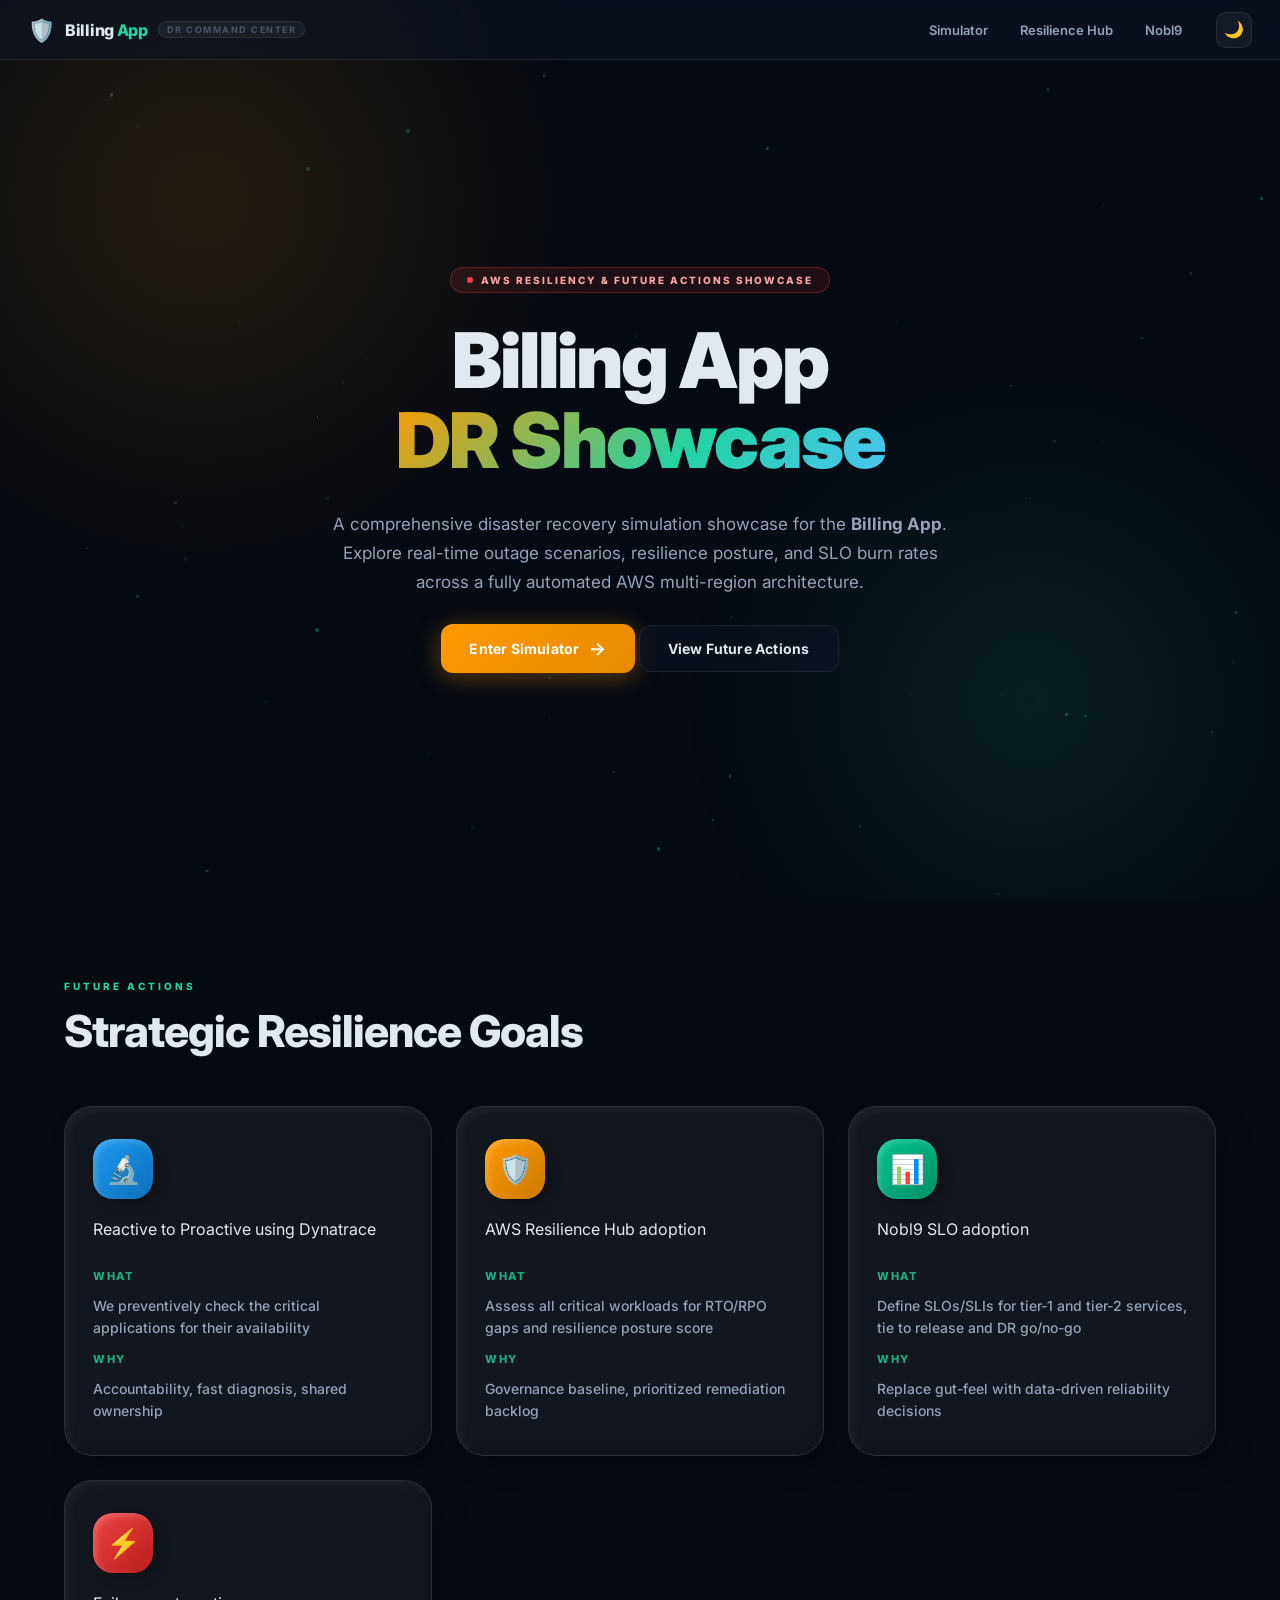
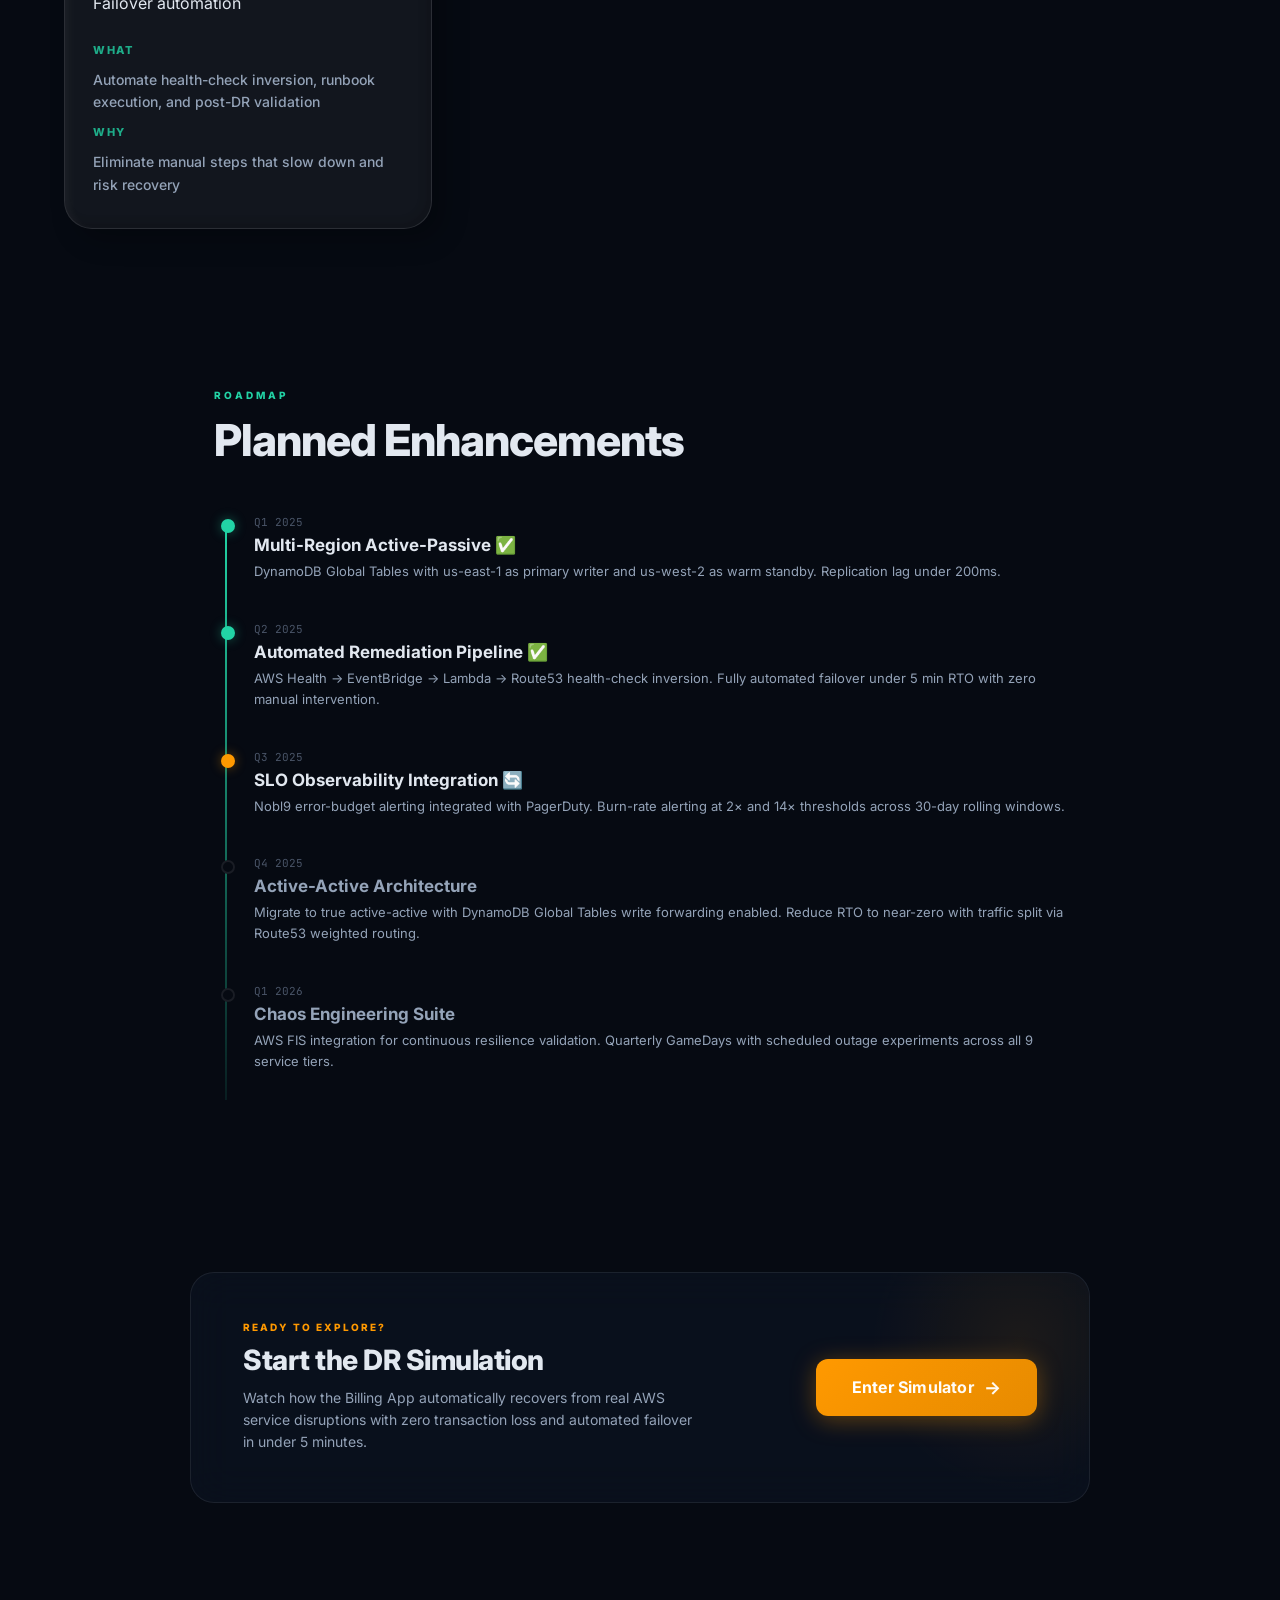
<file: index.html>
<!DOCTYPE html>
<html lang="en" data-theme="dark">
<head>
  <meta charset="UTF-8">
  <meta name="viewport" content="width=device-width, initial-scale=1.0">
  <meta name="description" content="Billing App Disaster Recovery Command Center — Future Actions, Resilience Planning, and AWS Outage Simulation">
  <title>Billing App · DR Command Center</title>
  <link rel="preconnect" href="https://fonts.googleapis.com">
  <link href="https://fonts.googleapis.com/css2?family=Inter:wght@300;400;500;600;700;800;900&family=JetBrains+Mono:wght@400;500;600&display=swap" rel="stylesheet">
  <link rel="stylesheet" href="styles/landing.css">
  <script src="scripts/theme.js"></script>
</head>
<body>

  <!-- Animated aurora background -->
  <div class="bg-aurora"></div>
  <div class="particles" id="particles"></div>

  <!-- Glass Navigation -->
  <nav class="glass-nav">
    <div class="nav-logo">
      <span class="nav-icon">🛡️</span>
      <span class="nav-brand">Billing <span class="accent">App</span></span>
      <span class="nav-tag">DR Command Center</span>
    </div>
    <div class="nav-links">
      <a href="simulator.html" class="nav-link">Simulator</a>
      <a href="resilience-hub.html" class="nav-link">Resilience Hub</a>
      <a href="nobl9.html" class="nav-link">Nobl9</a>
    </div>
    <button class="theme-toggle" id="theme-toggle" onclick="toggleTheme()" title="Toggle theme">
      <span class="theme-icon">🌙</span>
    </button>
  </nav>

  <!-- Hero Section -->
  <section class="hero">
    <div class="hero-badge">
      <span class="badge-dot"></span>
      AWS Resiliency &amp; Future Actions Showcase
    </div>

    <h1 class="hero-title">
      Billing App<br>
      <span class="title-gradient">DR Showcase</span>
    </h1>

    <p class="hero-subtitle">
      A comprehensive disaster recovery simulation showcase for the <strong>Billing App</strong>.
      Explore real-time outage scenarios, resilience posture, and SLO burn rates
      across a fully automated AWS multi-region architecture.
    </p>

    <div class="hero-cta">
      <a href="simulator.html" class="cta-btn primary" id="btn-enter-sim">
        Enter Simulator
        <span class="cta-arrow">→</span>
      </a>
      <a href="#plans" class="cta-btn secondary" id="btn-view-plans">
        View Future Actions
      </a>
    </div>

  </section>

  <!-- Future Actions / Plans -->
  <section class="plans-section" id="plans">
    <div class="section-tag">Future Actions</div>
    <h2 class="section-title">Strategic Resilience Goals</h2>

    <div class="cards-grid">
      <!-- Dynatrace Card -->
      <div class="clay-card" id="card-dynatrace" onclick="window.location.href='dynatrace.html'">
        <div class="clay-icon dt">🔬</div>
        <div class="card-title">Reactive to Proactive using Dynatrace</div>
        <div class="action-box">
          <div class="action-label">WHAT</div>
          <div class="action-text">We preventively check the critical applications for their availability</div>
          <div class="action-label">WHY</div>
          <div class="action-text">Accountability, fast diagnosis, shared ownership</div>
        </div>
      </div>

      <!-- Resilience Hub Card -->
      <div class="clay-card" id="card-resilience" onclick="window.location.href='resilience-hub.html'">
        <div class="clay-icon rh">🛡️</div>
        <div class="card-title">AWS Resilience Hub adoption</div>
        <div class="action-box">
          <div class="action-label">WHAT</div>
          <div class="action-text">Assess all critical workloads for RTO/RPO gaps and resilience posture score</div>
          <div class="action-label">WHY</div>
          <div class="action-text">Governance baseline, prioritized remediation backlog</div>
        </div>
      </div>

      <!-- Nobl9 Card -->
      <div class="clay-card" id="card-nobl9" onclick="window.location.href='nobl9.html'">
        <div class="clay-icon n9">📊</div>
        <div class="card-title">Nobl9 SLO adoption</div>
        <div class="action-box">
          <div class="action-label">WHAT</div>
          <div class="action-text">Define SLOs/SLIs for tier-1 and tier-2 services, tie to release and DR go/no-go</div>
          <div class="action-label">WHY</div>
          <div class="action-text">Replace gut-feel with data-driven reliability decisions</div>
        </div>
      </div>

      <!-- Failover Card -->
      <div class="clay-card" id="card-failover" onclick="window.location.href='simulator.html'">
        <div class="clay-icon fo">⚡</div>
        <div class="card-title">Failover automation</div>
        <div class="action-box">
          <div class="action-label">WHAT</div>
          <div class="action-text">Automate health-check inversion, runbook execution, and post-DR validation</div>
          <div class="action-label">WHY</div>
          <div class="action-text">Eliminate manual steps that slow down and risk recovery</div>
        </div>
      </div>
    </div>
  </section>

  <!-- Timeline Roadmap -->
  <section class="roadmap-section">
    <div class="section-tag">Roadmap</div>
    <h2 class="section-title">Planned Enhancements</h2>

    <div class="timeline">
      <div class="tl-item done">
        <div class="tl-dot"></div>
        <div class="tl-content">
          <div class="tl-date">Q1 2025</div>
          <div class="tl-title">Multi-Region Active-Passive ✅</div>
          <div class="tl-desc">DynamoDB Global Tables with us-east-1 as primary writer and us-west-2 as warm standby. Replication lag under 200ms.</div>
        </div>
      </div>
      <div class="tl-item done">
        <div class="tl-dot"></div>
        <div class="tl-content">
          <div class="tl-date">Q2 2025</div>
          <div class="tl-title">Automated Remediation Pipeline ✅</div>
          <div class="tl-desc">AWS Health → EventBridge → Lambda → Route53 health-check inversion. Fully automated failover under 5 min RTO with zero manual intervention.</div>
        </div>
      </div>
      <div class="tl-item active">
        <div class="tl-dot"></div>
        <div class="tl-content">
          <div class="tl-date">Q3 2025</div>
          <div class="tl-title">SLO Observability Integration 🔄</div>
          <div class="tl-desc">Nobl9 error-budget alerting integrated with PagerDuty. Burn-rate alerting at 2× and 14× thresholds across 30-day rolling windows.</div>
        </div>
      </div>
      <div class="tl-item">
        <div class="tl-dot"></div>
        <div class="tl-content">
          <div class="tl-date">Q4 2025</div>
          <div class="tl-title">Active-Active Architecture</div>
          <div class="tl-desc">Migrate to true active-active with DynamoDB Global Tables write forwarding enabled. Reduce RTO to near-zero with traffic split via Route53 weighted routing.</div>
        </div>
      </div>
      <div class="tl-item">
        <div class="tl-dot"></div>
        <div class="tl-content">
          <div class="tl-date">Q1 2026</div>
          <div class="tl-title">Chaos Engineering Suite</div>
          <div class="tl-desc">AWS FIS integration for continuous resilience validation. Quarterly GameDays with scheduled outage experiments across all 9 service tiers.</div>
        </div>
      </div>
    </div>
  </section>

  <!-- Next / CTA section -->
  <section class="next-section">
    <div class="next-inner">
      <div class="next-text">
        <div class="next-label">Ready to Explore?</div>
        <div class="next-title">Start the DR Simulation</div>
        <div class="next-desc">
          Watch how the Billing App automatically recovers from real AWS service disruptions
          with zero transaction loss and automated failover in under 5 minutes.
        </div>
      </div>
      <a href="simulator.html" class="cta-btn primary large" id="btn-cta-sim">
        Enter Simulator
        <span class="cta-arrow">→</span>
      </a>
    </div>
  </section>

  <script>
    // Generate floating particles
    (function () {
      const container = document.getElementById('particles');
      for (let i = 0; i < 55; i++) {
        const p = document.createElement('div');
        p.className = 'particle';
        p.style.cssText = `
          left: ${Math.random() * 100}%;
          top: ${Math.random() * 100}%;
          width: ${1 + Math.random() * 3}px;
          height: ${1 + Math.random() * 3}px;
          animation-delay: ${Math.random() * 10}s;
          animation-duration: ${5 + Math.random() * 10}s;
          opacity: ${0.15 + Math.random() * 0.5};
        `;
        container.appendChild(p);
      }
    })();

    // Keyboard support for cards
    document.querySelectorAll('.glass-card').forEach(card => {
      card.addEventListener('keydown', e => {
        if (e.key === 'Enter' || e.key === ' ') card.click();
      });
    });
  </script>
</body>
</html>
</file>
<file: styles/landing.css>
/* ===== LANDING PAGE CSS ===== */
*, *::before, *::after { box-sizing: border-box; margin: 0; padding: 0; }

:root {
  --bg:           #060a12;
  --bg-glass:     rgba(13, 21, 36, 0.6);
  --bg-card:      rgba(13, 21, 36, 0.5);
  --border:       rgba(255,255,255,0.08);
  --border-glow:  rgba(34,211,165,0.3);
  --text:         #e2e8f0;
  --text-dim:     #94a3b8;
  --text-muted:   #4a5568;
  --healthy:      #22d3a5;
  --aws-orange:   #ff9900;
  --danger:       #ef4444;
  --blue:         #4fc3f7;
  --font:         'Inter', -apple-system, sans-serif;
  --mono:         'JetBrains Mono', monospace;
}

[data-theme="light"] {
  --bg:           #f0f4f8;
  --bg-glass:     rgba(255,255,255,0.6);
  --bg-card:      rgba(255,255,255,0.65);
  --border:       rgba(0,0,0,0.08);
  --border-glow:  rgba(20,170,130,0.4);
  --text:         #0f172a;
  --text-dim:     #334155;
  --text-muted:   #64748b;
}

html, body {
  min-height: 100vh;
  background: var(--bg);
  color: var(--text);
  font-family: var(--font);
  transition: background 0.4s, color 0.4s;
}

/* ===== AURORA BACKGROUND ===== */
.bg-aurora {
  position: fixed;
  inset: 0;
  z-index: 0;
  pointer-events: none;
  overflow: hidden;
}
.bg-aurora::before {
  content: '';
  position: absolute;
  width: 800px; height: 800px;
  top: -200px; left: -200px;
  background: radial-gradient(circle, rgba(255,153,0,0.12) 0%, transparent 70%);
  animation: aurora-shift 12s ease-in-out infinite alternate;
}
.bg-aurora::after {
  content: '';
  position: absolute;
  width: 700px; height: 700px;
  bottom: -150px; right: -100px;
  background: radial-gradient(circle, rgba(34,211,165,0.1) 0%, transparent 70%);
  animation: aurora-shift 16s ease-in-out infinite alternate-reverse;
}
@keyframes aurora-shift {
  0%   { transform: translate(0, 0) scale(1); }
  50%  { transform: translate(60px, 40px) scale(1.1); }
  100% { transform: translate(-40px, 80px) scale(0.9); }
}

[data-theme="light"] .bg-aurora::before {
  background: radial-gradient(circle, rgba(255,153,0,0.07) 0%, transparent 70%);
}
[data-theme="light"] .bg-aurora::after {
  background: radial-gradient(circle, rgba(20,170,130,0.07) 0%, transparent 70%);
}

/* ===== PARTICLES ===== */
.particles { position: fixed; inset: 0; z-index: 0; pointer-events: none; }
.particle {
  position: absolute;
  border-radius: 50%;
  background: rgba(34,211,165,0.5);
  animation: particle-float linear infinite;
}
[data-theme="light"] .particle { background: rgba(20,170,130,0.3); }
@keyframes particle-float {
  0%   { transform: translateY(0) scale(1); opacity: 0.4; }
  50%  { opacity: 0.8; transform: translateY(-30px) scale(1.2); }
  100% { transform: translateY(-60px) scale(0.8); opacity: 0; }
}

/* ===== NAV ===== */
.glass-nav {
  position: fixed;
  top: 0; left: 0; right: 0;
  z-index: 100;
  display: flex;
  align-items: center;
  gap: 20px;
  padding: 0 28px;
  height: 60px;
  background: var(--bg-glass);
  backdrop-filter: blur(20px);
  -webkit-backdrop-filter: blur(20px);
  border-bottom: 1px solid var(--border);
  transition: all 0.4s;
}

.nav-logo {
  display: flex;
  align-items: center;
  gap: 10px;
  text-decoration: none;
  color: var(--text);
  flex: 1;
}
.nav-icon { font-size: 22px; }
.nav-brand { font-size: 16px; font-weight: 800; letter-spacing: -0.3px; }
.nav-brand .accent { color: var(--healthy); }
.nav-tag {
  font-size: 9px; font-weight: 700; letter-spacing: 1.5px;
  color: var(--text-muted);
  background: rgba(255,255,255,0.05);
  border: 1px solid var(--border);
  padding: 2px 8px; border-radius: 100px;
  text-transform: uppercase;
}
[data-theme="light"] .nav-tag { background: rgba(0,0,0,0.04); }

.nav-links { display: flex; align-items: center; gap: 4px; }
.nav-link {
  padding: 6px 14px;
  border-radius: 8px;
  font-size: 13px; font-weight: 600;
  color: var(--text-dim);
  text-decoration: none;
  transition: all 0.2s;
}
.nav-link:hover { color: var(--text); background: rgba(255,255,255,0.06); }
[data-theme="light"] .nav-link:hover { background: rgba(0,0,0,0.05); }

.theme-toggle {
  width: 36px; height: 36px;
  border-radius: 10px;
  border: 1px solid var(--border);
  background: rgba(255,255,255,0.05);
  cursor: pointer;
  display: flex; align-items: center; justify-content: center;
  font-size: 16px;
  transition: all 0.2s;
}
.theme-toggle:hover { transform: rotate(20deg); background: rgba(255,255,255,0.1); }
[data-theme="light"] .theme-toggle { background: rgba(0,0,0,0.04); }

/* ===== HERO ===== */
.hero {
  position: relative;
  z-index: 10;
  min-height: 100vh;
  display: flex;
  flex-direction: column;
  align-items: center;
  justify-content: center;
  text-align: center;
  padding: 100px 24px 60px;
  gap: 28px;
}

.hero-badge {
  display: inline-flex;
  align-items: center;
  gap: 8px;
  padding: 6px 16px;
  border-radius: 100px;
  background: rgba(239,68,68,0.1);
  border: 1px solid rgba(239,68,68,0.3);
  font-size: 10px; font-weight: 800; letter-spacing: 2px;
  color: #fca5a5;
  text-transform: uppercase;
  animation: badge-glow 2s ease-in-out infinite;
}
@keyframes badge-glow {
  0%,100% { box-shadow: 0 0 0 rgba(239,68,68,0); }
  50% { box-shadow: 0 0 20px rgba(239,68,68,0.2); }
}
.badge-dot {
  width: 6px; height: 6px; border-radius: 50%;
  background: var(--danger);
  animation: pulse 1.2s ease-in-out infinite;
}
@keyframes pulse {
  0%,100% { transform: scale(1); opacity: 1; }
  50% { transform: scale(0.6); opacity: 0.5; }
}

.hero-title {
  font-size: clamp(42px, 6vw, 80px);
  font-weight: 900;
  letter-spacing: -2px;
  line-height: 1.05;
  color: var(--text);
  max-width: 900px;
}
.title-gradient {
  background: linear-gradient(135deg, var(--aws-orange), var(--healthy) 60%, var(--blue));
  -webkit-background-clip: text;
  -webkit-text-fill-color: transparent;
  background-clip: text;
  animation: gradient-shift 4s ease-in-out infinite alternate;
}
@keyframes gradient-shift {
  0%   { filter: hue-rotate(0deg); }
  100% { filter: hue-rotate(30deg); }
}

.hero-subtitle {
  font-size: 17px; font-weight: 400;
  color: var(--text-dim);
  max-width: 620px;
  line-height: 1.7;
}

.hero-stats {
  display: flex;
  align-items: center;
  gap: 0;
  background: var(--bg-glass);
  backdrop-filter: blur(16px);
  border: 1px solid var(--border);
  border-radius: 16px;
  overflow: hidden;
  padding: 4px;
}
.stat-item {
  padding: 16px 28px;
  text-align: center;
}
.stat-value {
  font-family: var(--mono);
  font-size: 24px; font-weight: 800;
  color: var(--healthy);
  letter-spacing: -0.5px;
}
.stat-label {
  font-size: 10px; font-weight: 700; letter-spacing: 1px;
  color: var(--text-muted); text-transform: uppercase;
  margin-top: 4px;
}
.stat-divider {
  width: 1px; height: 40px;
  background: var(--border);
}

/* ===== HERO BUTTONS ===== */
.cta-btn {
  display: inline-flex;
  align-items: center;
  gap: 10px;
  padding: 14px 28px;
  border-radius: 12px;
  font-size: 14px; font-weight: 700;
  text-decoration: none;
  cursor: pointer;
  transition: all 0.25s;
  letter-spacing: 0.2px;
  border: none;
}
.cta-btn.primary {
  background: linear-gradient(135deg, var(--aws-orange), #e68a00);
  color: #fff;
  box-shadow: 0 4px 24px rgba(255,153,0,0.35);
}
.cta-btn.primary:hover {
  transform: translateY(-2px);
  box-shadow: 0 8px 32px rgba(255,153,0,0.45);
}
.cta-btn.secondary {
  background: var(--bg-glass);
  color: var(--text);
  border: 1px solid var(--border);
  backdrop-filter: blur(10px);
}
.cta-btn.secondary:hover {
  background: rgba(255,255,255,0.1);
  transform: translateY(-2px);
}
[data-theme="light"] .cta-btn.secondary:hover { background: rgba(0,0,0,0.06); }
.cta-btn.large { padding: 18px 36px; font-size: 16px; }
.cta-arrow { font-size: 18px; transition: transform 0.2s; }
.cta-btn:hover .cta-arrow { transform: translateX(4px); }

/* ===== PLANS SECTION ===== */
.plans-section {
  position: relative; z-index: 10;
  padding: 80px 24px;
  max-width: 1200px;
  margin: 0 auto;
}
.section-tag {
  font-size: 10px; font-weight: 800; letter-spacing: 3px;
  color: var(--healthy); text-transform: uppercase;
  margin-bottom: 12px;
}
.section-title {
  font-size: clamp(28px, 4vw, 44px);
  font-weight: 800; letter-spacing: -1px;
  color: var(--text);
  margin-bottom: 48px;
}

.cards-grid {
  display: grid;
  grid-template-columns: repeat(auto-fit, minmax(280px, 1fr));
  gap: 24px;
  margin-top: 40px;
}

/* ===== CLAYMorphism CARDS ===== */
.clay-card {
  background: rgba(255, 255, 255, 0.05);
  border-radius: 28px;
  padding: 32px 28px;
  border: 1px solid rgba(255, 255, 255, 0.1);
  box-shadow: 
    12px 12px 24px rgba(0, 0, 0, 0.25),
    inset 4px 4px 10px rgba(255, 255, 255, 0.05),
    inset -4px -4px 10px rgba(0, 0, 0, 0.15);
  transition: all 0.4s cubic-bezier(0.175, 0.885, 0.32, 1.275);
  cursor: pointer;
  display: flex;
  flex-direction: column;
  gap: 20px;
  position: relative;
  overflow: hidden;
  height: 100%;
}

[data-theme="light"] .clay-card {
  background: #fdfdfe;
  box-shadow: 
    16px 16px 32px rgba(0, 0, 0, 0.04),
    inset 6px 6px 12px rgba(255, 255, 255, 1),
    inset -6px -6px 12px rgba(0, 0, 0, 0.015);
  border: 1px solid #ffffff;
}

.clay-card:hover {
  transform: translateY(-8px);
  background: rgba(255, 255, 255, 0.08);
  box-shadow: 
    20px 24px 48px rgba(0, 0, 0, 0.35),
    inset 4px 4px 12px rgba(255, 255, 255, 0.1);
}

[data-theme="light"] .clay-card:hover {
  background: #ffffff;
  box-shadow: 
    24px 28px 56px rgba(0, 0, 0, 0.08),
    inset 4px 4px 16px rgba(255, 255, 255, 1);
}

.clay-icon {
  width: 60px;
  height: 60px;
  border-radius: 20px;
  display: flex;
  align-items: center;
  justify-content: center;
  font-size: 28px;
  box-shadow: 
    6px 6px 12px rgba(0, 0, 0, 0.2),
    inset 3px 3px 6px rgba(255, 255, 255, 0.2);
}

[data-theme="light"] .clay-icon {
  box-shadow: 
    6px 6px 15px rgba(0, 0, 0, 0.05),
    inset 3px 3px 6px rgba(255, 255, 255, 0.8);
}

.clay-icon.dt { background: linear-gradient(135deg, #1a9aef, #106fbc); color: white; }
.clay-icon.rh { background: linear-gradient(135deg, #ff9900, #cc7a00); color: white; }
.clay-icon.n9 { background: linear-gradient(135deg, #00c48c, #008f66); color: white; }
.clay-icon.fo { background: linear-gradient(135deg, #ef4444, #b91c1c); color: white; }

.action-box {
  display: flex;
  flex-direction: column;
  gap: 12px;
  margin-top: 10px;
}

.action-label {
  font-size: 11px;
  font-weight: 800;
  letter-spacing: 1.5px;
  color: var(--healthy);
  text-transform: uppercase;
  opacity: 0.8;
}

[data-theme="light"] .action-label {
  color: #0d9488;
}

.action-text {
  font-size: 14px;
  line-height: 1.6;
  color: var(--text-dim);
  font-weight: 500;
}

[data-theme="light"] .action-text {
  color: #334155;
  font-weight: 600;
}

.glass-card { display: none; }

/* ===== ROADMAP ===== */
.roadmap-section {
  position: relative; z-index: 10;
  padding: 80px 24px;
  max-width: 900px;
  margin: 0 auto;
}

.timeline {
  display: flex;
  flex-direction: column;
  gap: 0;
  position: relative;
  padding-left: 40px;
}
.timeline::before {
  content: '';
  position: absolute;
  left: 11px; top: 12px; bottom: 12px;
  width: 2px;
  background: linear-gradient(to bottom, var(--healthy), rgba(34,211,165,0.1));
}

.tl-item {
  display: flex;
  gap: 24px;
  position: relative;
  padding-bottom: 40px;
}
.tl-dot {
  position: absolute;
  left: -33px; top: 4px;
  width: 14px; height: 14px;
  border-radius: 50%;
  background: var(--bg);
  border: 2px solid var(--border);
  transition: all 0.3s;
}
.tl-item.done .tl-dot {
  background: var(--healthy);
  border-color: var(--healthy);
  box-shadow: 0 0 12px rgba(34,211,165,0.4);
}
.tl-item.active .tl-dot {
  background: var(--aws-orange);
  border-color: var(--aws-orange);
  box-shadow: 0 0 12px rgba(255,153,0,0.4);
  animation: pulse-ring 2s ease-in-out infinite;
}
@keyframes pulse-ring {
  0%,100% { box-shadow: 0 0 0 0 rgba(255,153,0,0.4); }
  50% { box-shadow: 0 0 0 8px rgba(255,153,0,0); }
}
.tl-content { flex: 1; }
.tl-date {
  font-family: var(--mono);
  font-size: 11px; color: var(--text-muted); margin-bottom: 6px;
}
.tl-title {
  font-size: 17px; font-weight: 700; color: var(--text);
  margin-bottom: 6px;
}
.tl-item:not(.done):not(.active) .tl-title { color: var(--text-dim); }
.tl-desc { font-size: 13px; color: var(--text-dim); line-height: 1.6; }

/* ===== NEXT / CTA SECTION ===== */
.next-section {
  position: relative; z-index: 10;
  padding: 80px 24px 120px;
}
.next-inner {
  max-width: 900px;
  margin: 0 auto;
  background: var(--bg-glass);
  backdrop-filter: blur(20px);
  border: 1px solid var(--border);
  border-radius: 24px;
  padding: 48px 52px;
  display: flex;
  align-items: center;
  justify-content: space-between;
  gap: 40px;
  position: relative;
  overflow: hidden;
}
.next-inner::before {
  content: '';
  position: absolute;
  top: -80px; right: -80px;
  width: 300px; height: 300px;
  background: radial-gradient(circle, rgba(255,153,0,0.08), transparent 70%);
  pointer-events: none;
}
.next-label {
  font-size: 10px; font-weight: 800; letter-spacing: 2px;
  color: var(--aws-orange); text-transform: uppercase;
  margin-bottom: 10px;
}
.next-title {
  font-size: 28px; font-weight: 800; letter-spacing: -0.5px;
  color: var(--text); margin-bottom: 10px;
}
.next-desc { font-size: 14px; color: var(--text-dim); line-height: 1.6; max-width: 460px; }

@media (max-width: 680px) {
  .next-inner { flex-direction: column; padding: 36px 28px; text-align: center; }
  .hero-stats { flex-wrap: wrap; }
  .stat-divider { display: none; }
}
</file>
